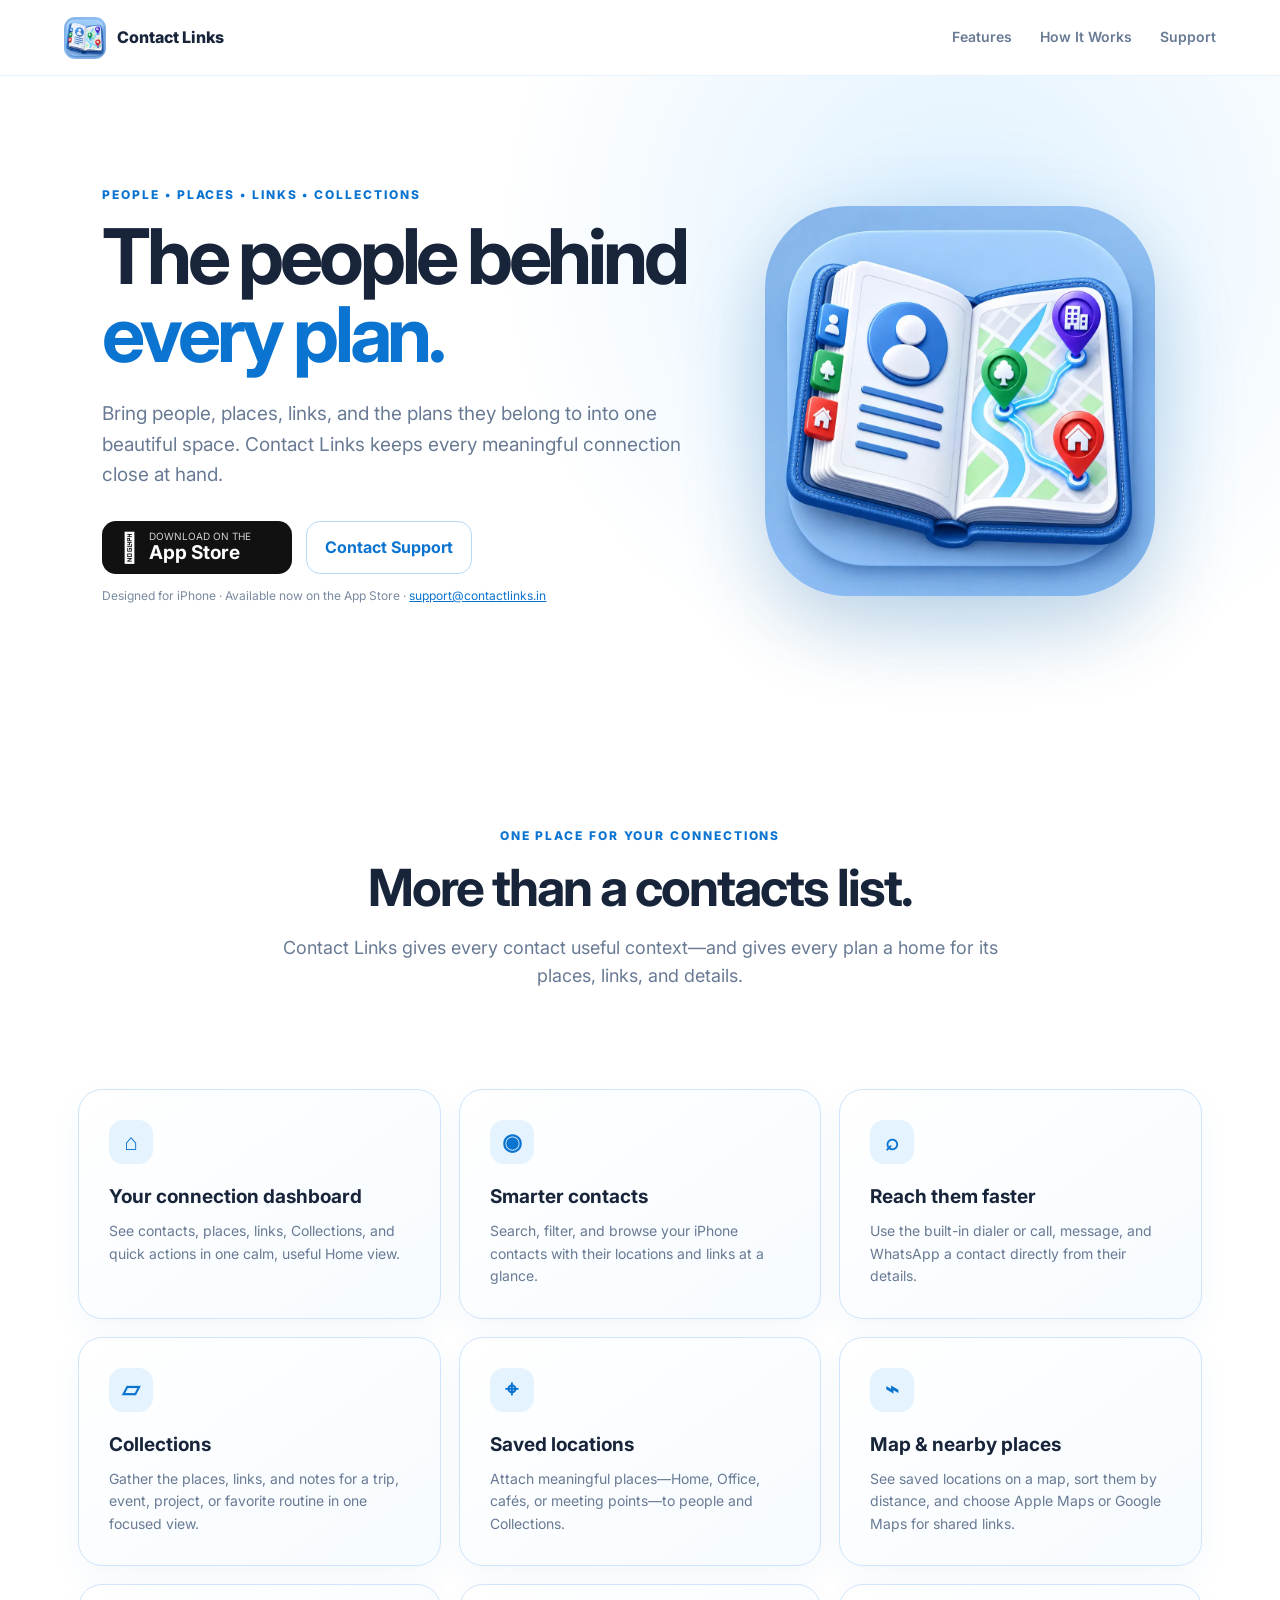
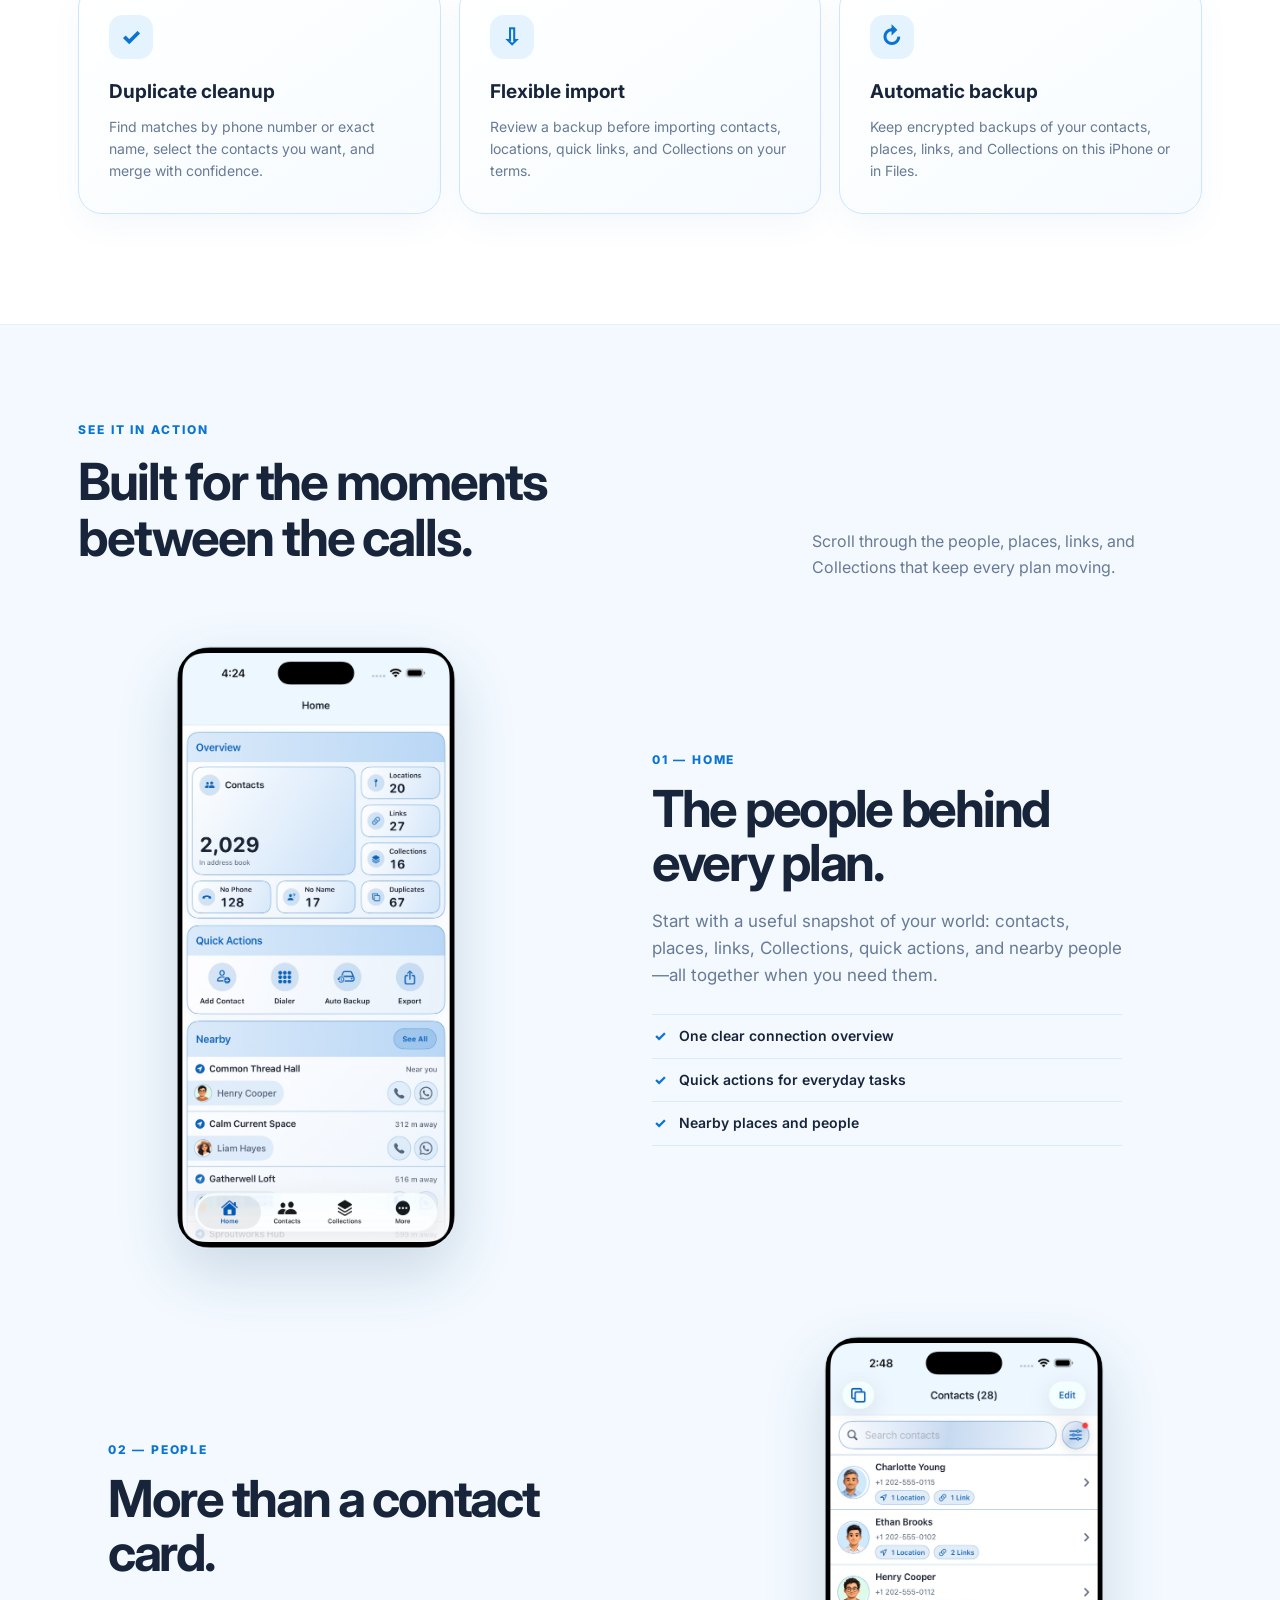
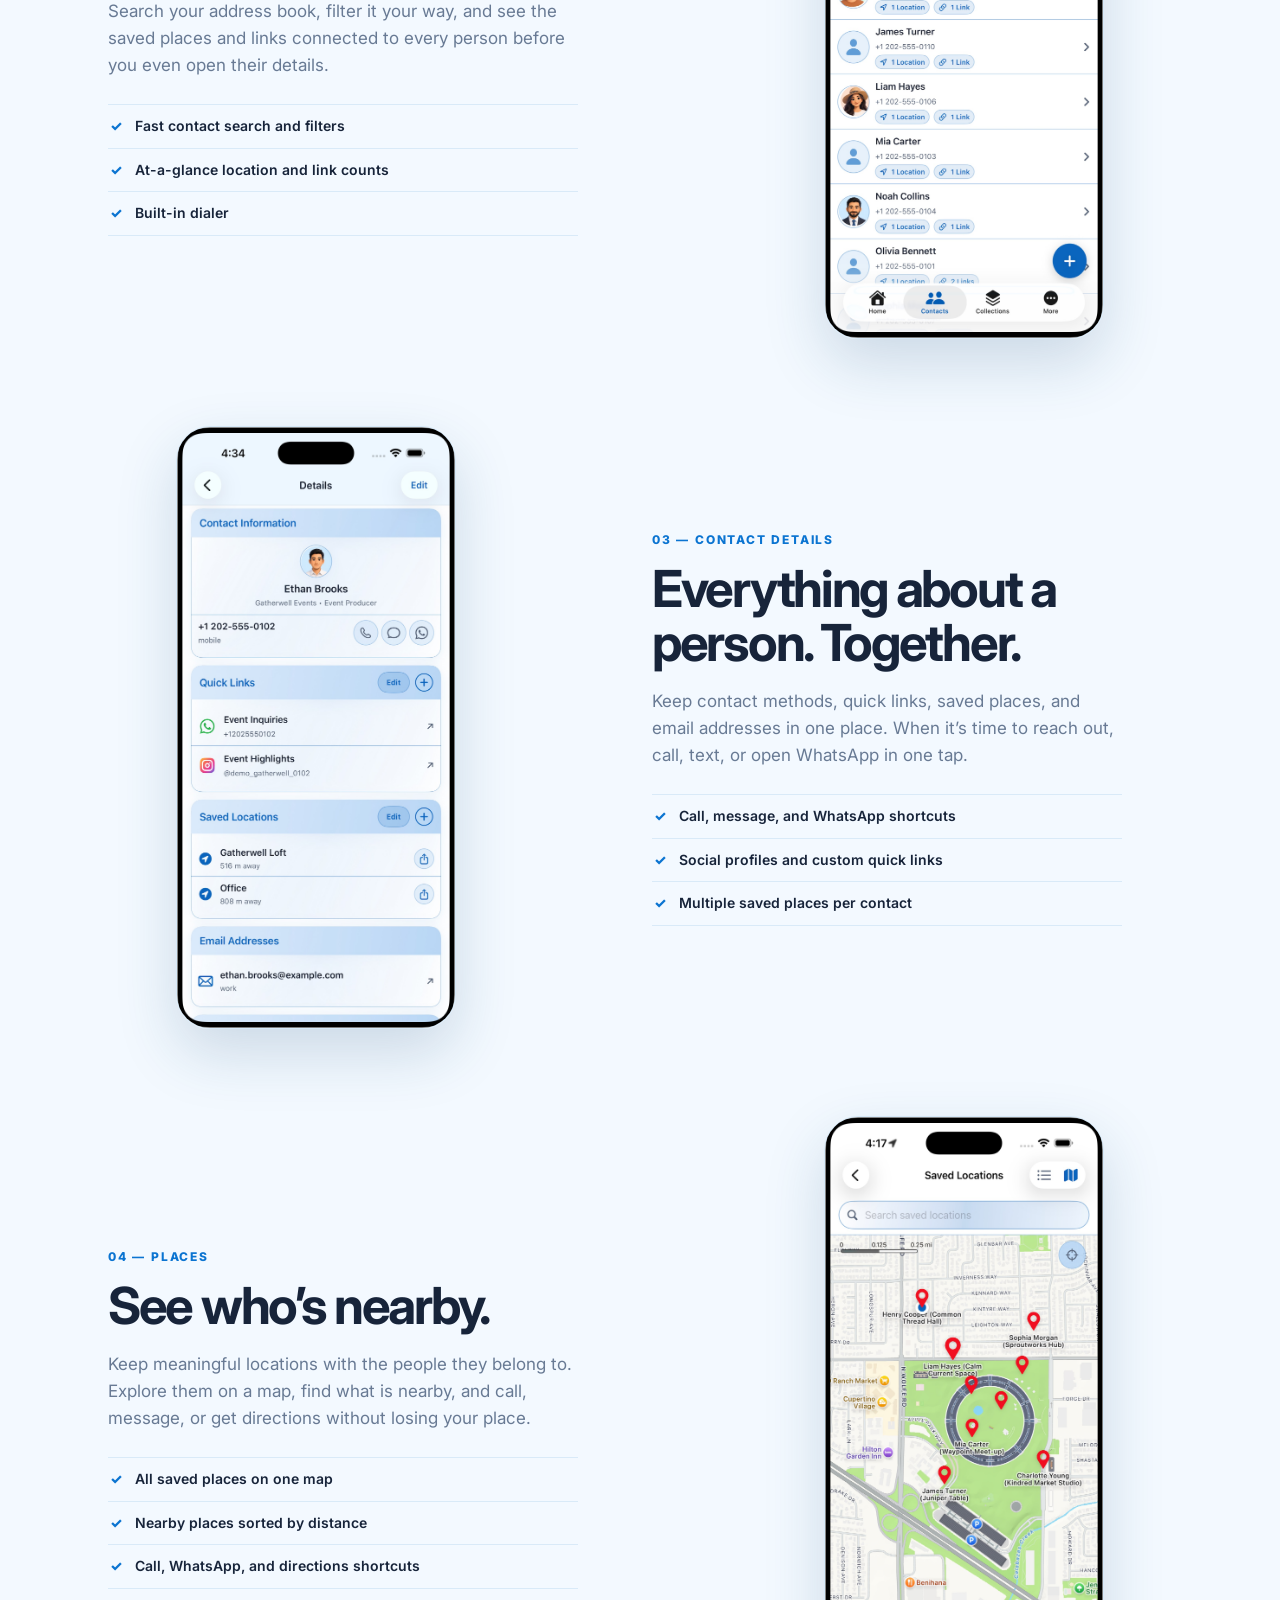
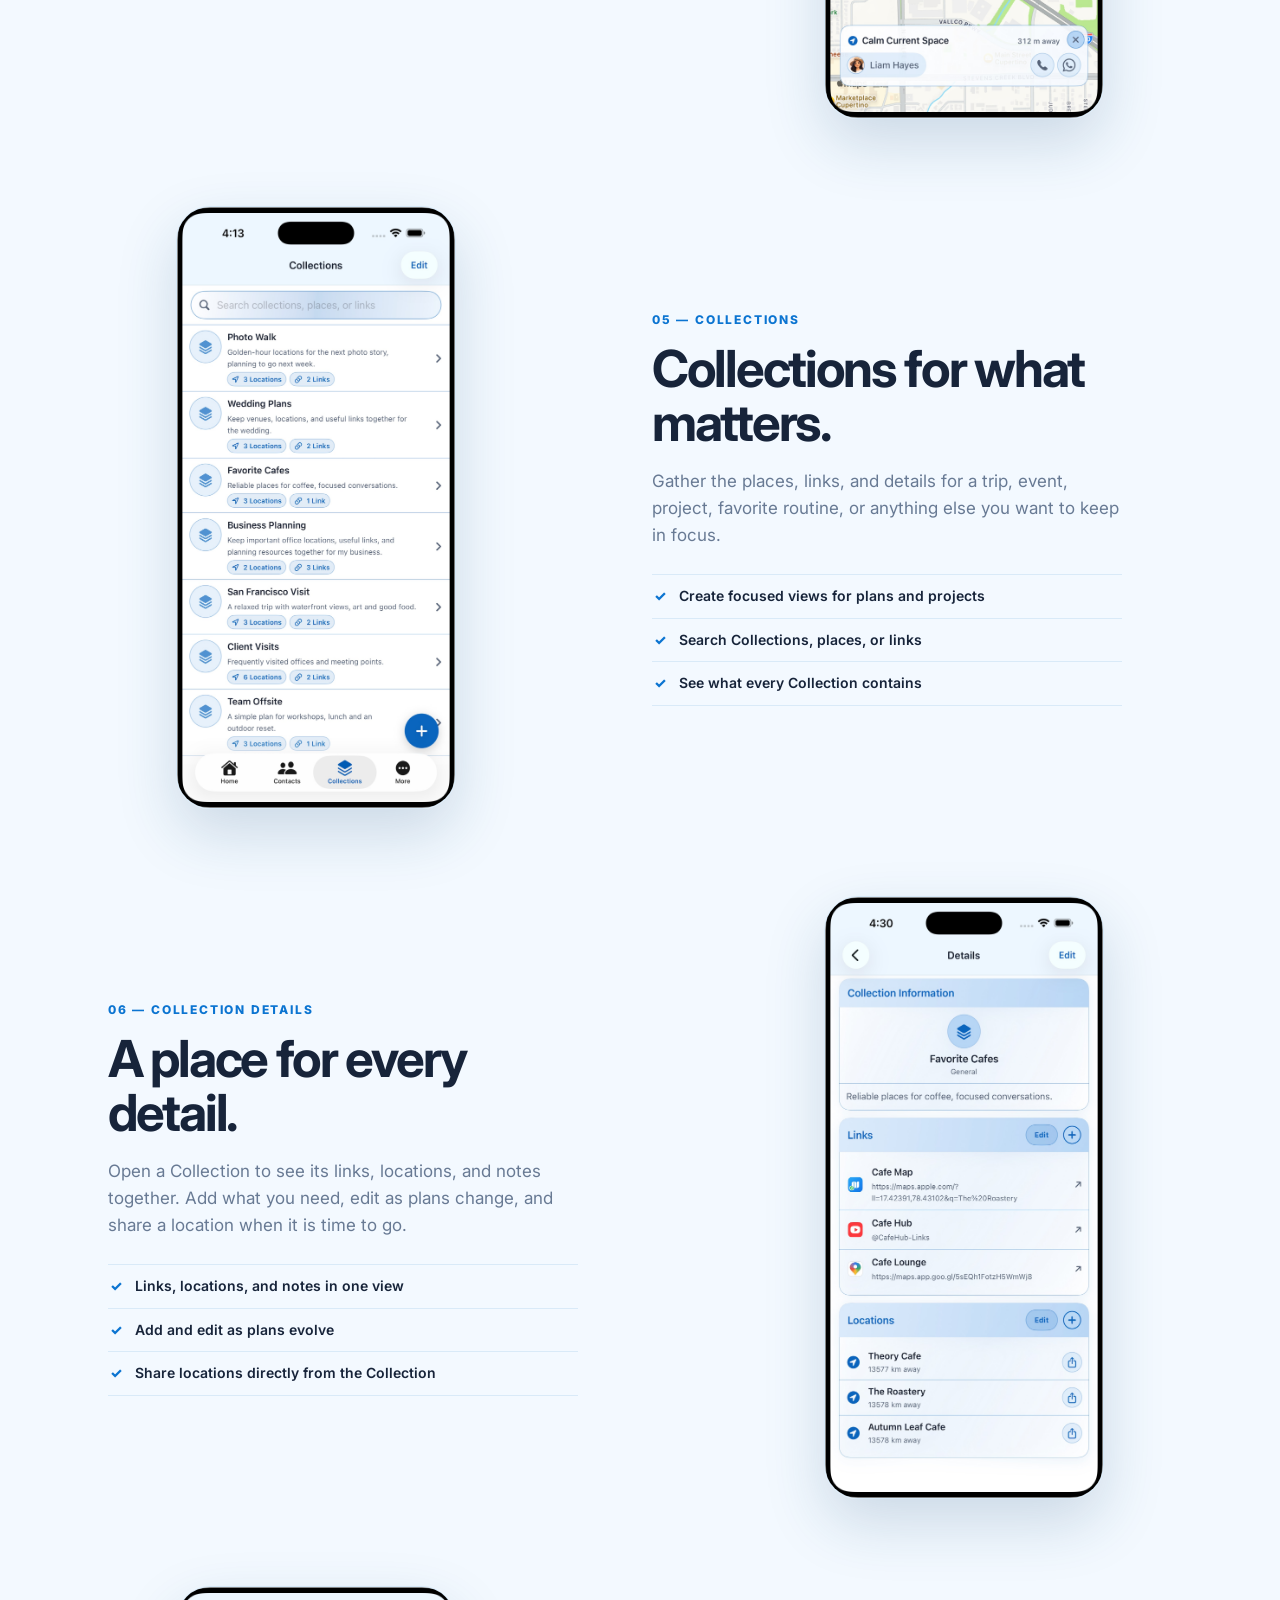
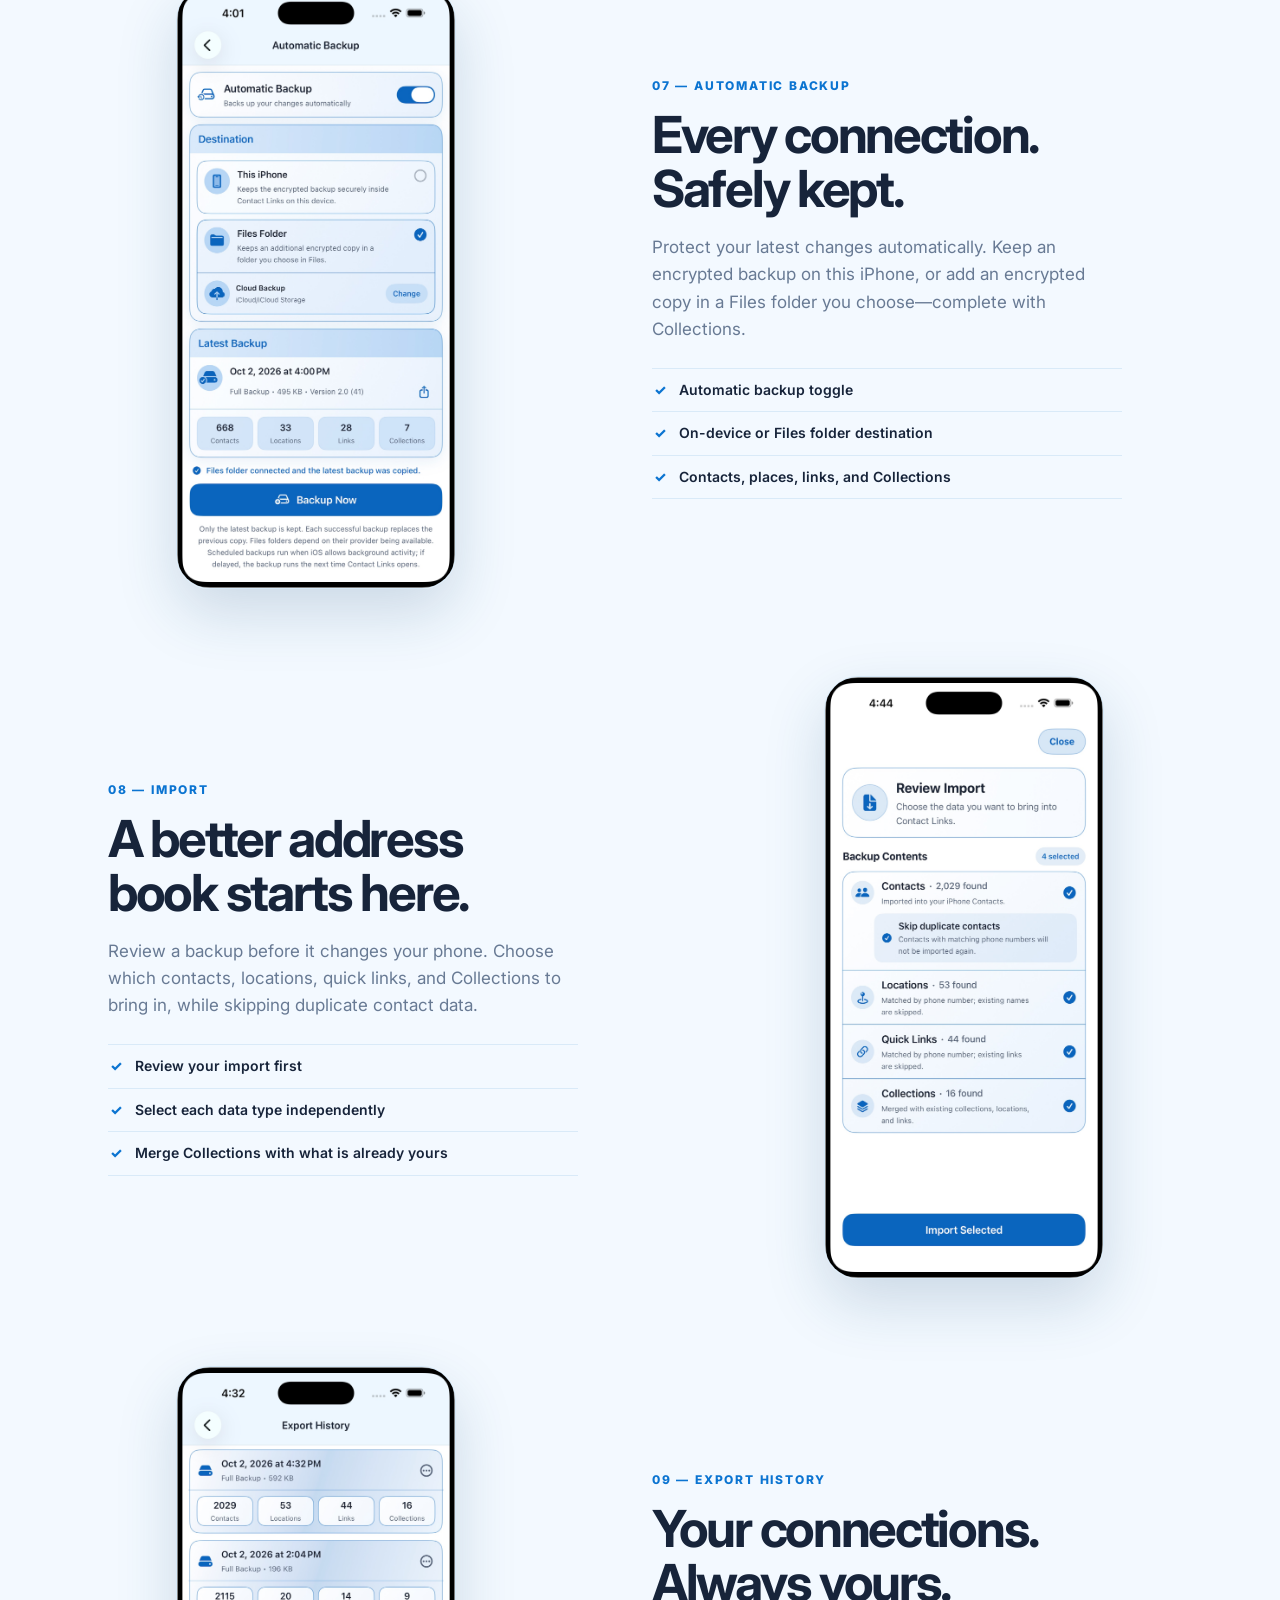
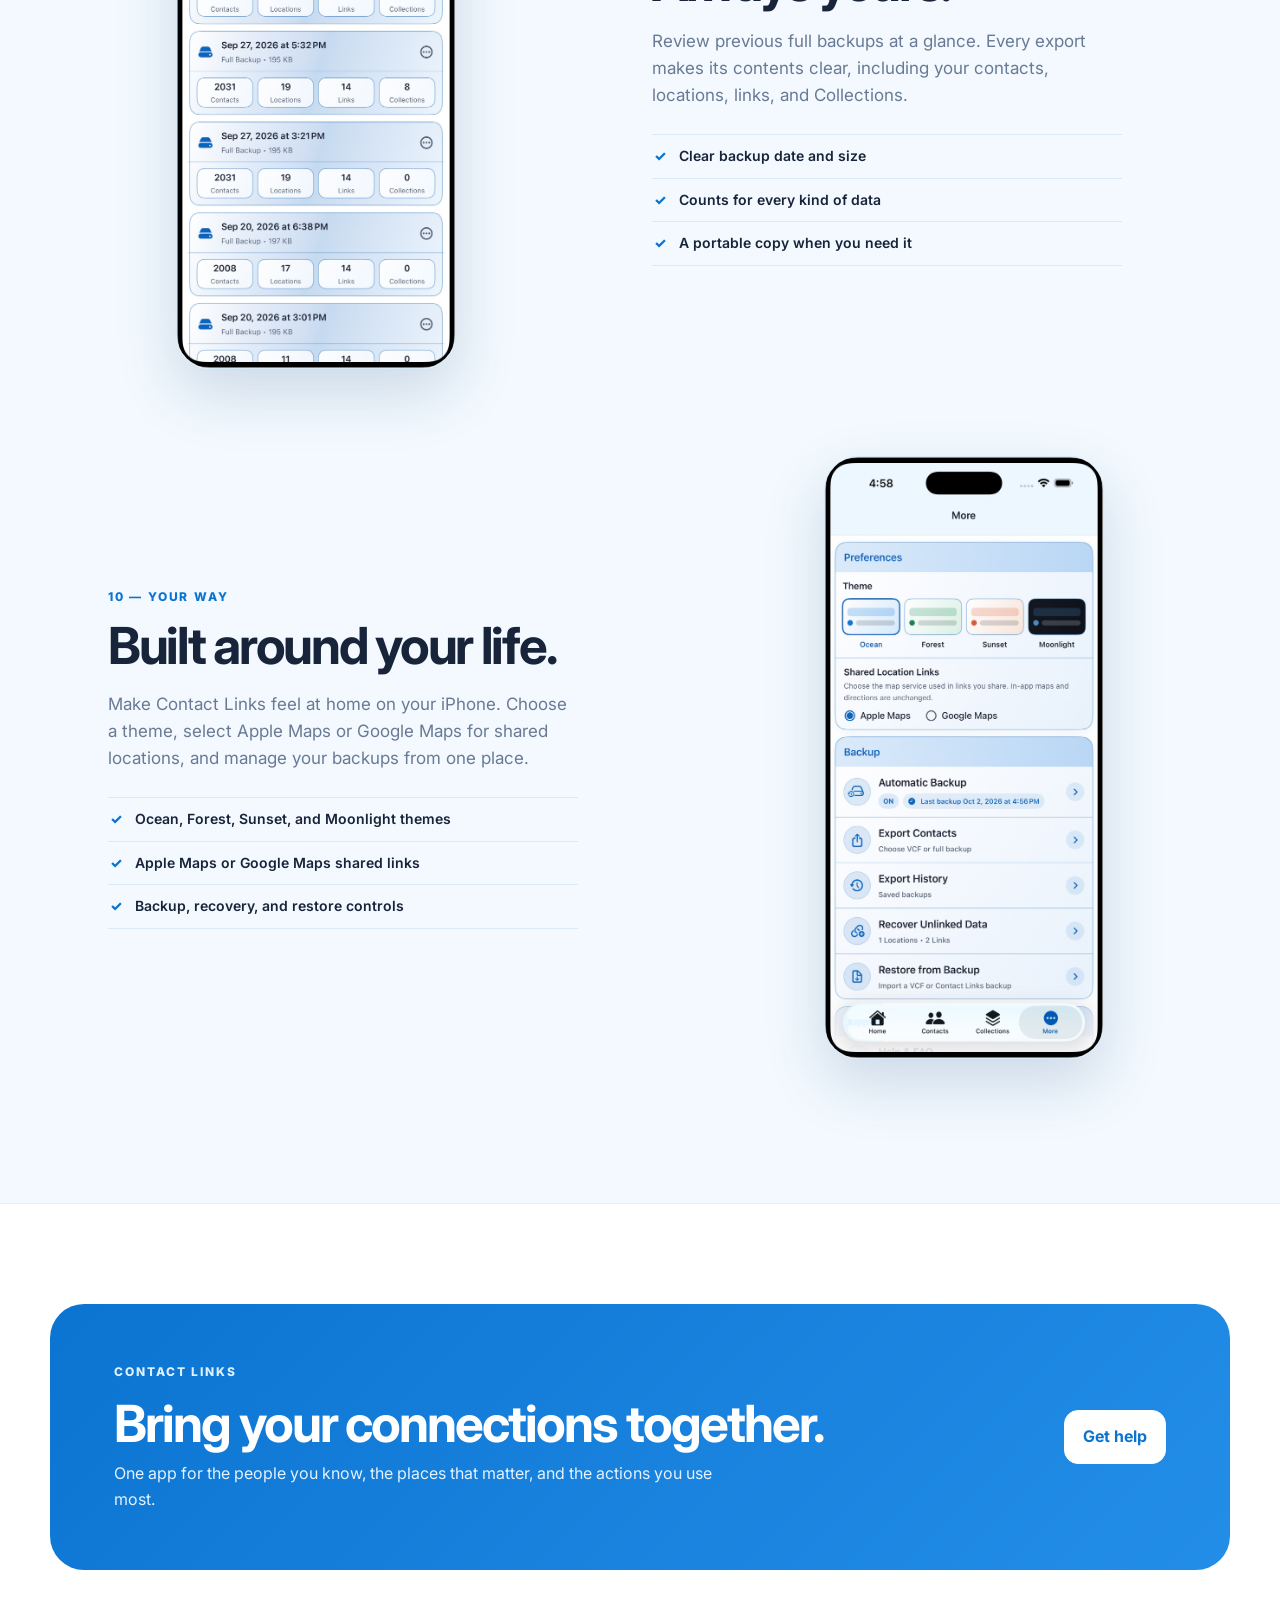
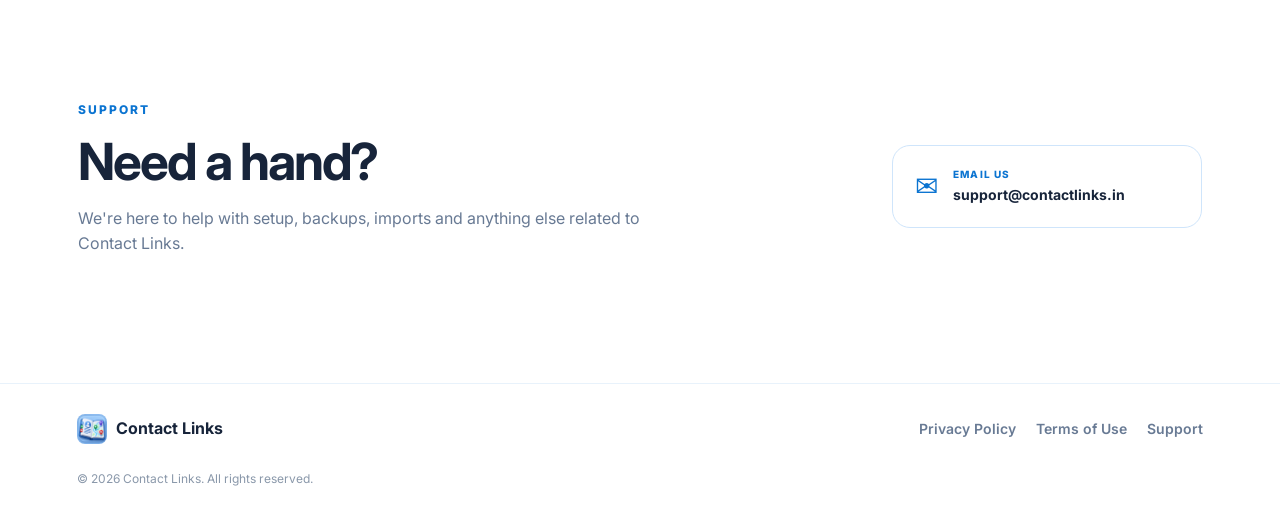
<file: index.html>
<!doctype html>
<html lang="en">
<head>
  <meta charset="utf-8">
  <meta name="viewport" content="width=device-width, initial-scale=1">
  <title>Contact Links — People, places, and plans together</title>
  <meta name="description" content="Contact Links for iPhone brings people, places, links, Collections, maps, cleanup, and encrypted backups into one organized place.">
  <meta name="theme-color" content="#0b74d1">
  <link rel="icon" href="assets/icon.webp">
  <link rel="stylesheet" href="styles.css">
</head>
<body>
  <header class="nav">
    <a class="brand" href="#top">
      <img src="assets/icon.webp" alt="Contact Links app icon">
      <span>Contact Links</span>
    </a>
    <nav>
      <a href="#features">Features</a>
      <a href="#screenshots">How It Works</a>
      <a href="#support">Support</a>
    </nav>
  </header>

  <main id="top">
    <section class="hero">
      <div class="hero-copy">
        <div class="eyebrow">PEOPLE • PLACES • LINKS • COLLECTIONS</div>
        <h1>The people behind<br><span>every plan.</span></h1>
        <p class="lead">Bring people, places, links, and the plans they belong to into one beautiful space. Contact Links keeps every meaningful connection close at hand.</p>
        <div class="actions">
          <a class="appstore" href="https://apps.apple.com/us/app/contact-links/id6805620629" target="_blank" rel="noopener noreferrer" aria-label="Download Contact Links on the App Store">
            <span class="apple"></span>
            <span><small>DOWNLOAD ON THE</small><strong>App Store</strong></span>
          </a>
          <a class="secondary" href="mailto:support@contactlinks.in">Contact Support</a>
        </div>
        <p class="micro">Designed for iPhone · Available now on the App Store · <a href="mailto:support@contactlinks.in">support@contactlinks.in</a></p>
      </div>
      <div class="hero-art">
        <div class="glow"></div>
        <img src="assets/icon.webp" alt="Contact Links app icon">
      </div>
    </section>

    <section class="intro">
      <p class="eyebrow">ONE PLACE FOR YOUR CONNECTIONS</p>
      <h2>More than a contacts list.</h2>
      <p>Contact Links gives every contact useful context—and gives every plan a home for its places, links, and details.</p>
    </section>

    <section id="features" class="features">
      <article><div class="feature-icon">⌂</div><h3>Your connection dashboard</h3><p>See contacts, places, links, Collections, and quick actions in one calm, useful Home view.</p></article>
      <article><div class="feature-icon">◉</div><h3>Smarter contacts</h3><p>Search, filter, and browse your iPhone contacts with their locations and links at a glance.</p></article>
      <article><div class="feature-icon">⌕</div><h3>Reach them faster</h3><p>Use the built-in dialer or call, message, and WhatsApp a contact directly from their details.</p></article>
      <article><div class="feature-icon">▱</div><h3>Collections</h3><p>Gather the places, links, and notes for a trip, event, project, or favorite routine in one focused view.</p></article>
      <article><div class="feature-icon">⌖</div><h3>Saved locations</h3><p>Attach meaningful places—Home, Office, cafés, or meeting points—to people and Collections.</p></article>
      <article><div class="feature-icon">⌁</div><h3>Map & nearby places</h3><p>See saved locations on a map, sort them by distance, and choose Apple Maps or Google Maps for shared links.</p></article>
      <article><div class="feature-icon">✓</div><h3>Duplicate cleanup</h3><p>Find matches by phone number or exact name, select the contacts you want, and merge with confidence.</p></article>
      <article><div class="feature-icon">⇩</div><h3>Flexible import</h3><p>Review a backup before importing contacts, locations, quick links, and Collections on your terms.</p></article>
      <article><div class="feature-icon">↻</div><h3>Automatic backup</h3><p>Keep encrypted backups of your contacts, places, links, and Collections on this iPhone or in Files.</p></article>
    </section>

    <section id="screenshots" class="screens-section">
      <div class="section-head">
        <div><p class="eyebrow">SEE IT IN ACTION</p><h2>Built for the moments<br>between the calls.</h2></div>
        <p>Scroll through the people, places, links, and Collections that keep every plan moving.</p>
      </div>
      <div class="showcase">
        <article class="showcase-item">
          <figure class="phone-shot"><img src="assets/v2/home.png" alt="Contact Links home overview"></figure>
          <div class="showcase-copy"><p class="step">01 — HOME</p><h3>The people behind every plan.</h3><p>Start with a useful snapshot of your world: contacts, places, links, Collections, quick actions, and nearby people—all together when you need them.</p><ul><li>One clear connection overview</li><li>Quick actions for everyday tasks</li><li>Nearby places and people</li></ul></div>
        </article>
        <article class="showcase-item reverse">
          <figure class="phone-shot"><img src="assets/v2/contacts.png" alt="Contact Links contact list"></figure>
          <div class="showcase-copy"><p class="step">02 — PEOPLE</p><h3>More than a contact card.</h3><p>Search your address book, filter it your way, and see the saved places and links connected to every person before you even open their details.</p><ul><li>Fast contact search and filters</li><li>At-a-glance location and link counts</li><li>Built-in dialer</li></ul></div>
        </article>
        <article class="showcase-item">
          <figure class="phone-shot"><img src="assets/v2/contact-details.png" alt="Contact Links contact details and quick actions"></figure>
          <div class="showcase-copy"><p class="step">03 — CONTACT DETAILS</p><h3>Everything about a person. Together.</h3><p>Keep contact methods, quick links, saved places, and email addresses in one place. When it’s time to reach out, call, text, or open WhatsApp in one tap.</p><ul><li>Call, message, and WhatsApp shortcuts</li><li>Social profiles and custom quick links</li><li>Multiple saved places per contact</li></ul></div>
        </article>
        <article class="showcase-item reverse">
          <figure class="phone-shot"><img src="assets/v2/places.png" alt="Contact Links saved places map"></figure>
          <div class="showcase-copy"><p class="step">04 — PLACES</p><h3>See who’s nearby.</h3><p>Keep meaningful locations with the people they belong to. Explore them on a map, find what is nearby, and call, message, or get directions without losing your place.</p><ul><li>All saved places on one map</li><li>Nearby places sorted by distance</li><li>Call, WhatsApp, and directions shortcuts</li></ul></div>
        </article>
        <article class="showcase-item">
          <figure class="phone-shot"><img src="assets/v2/collections.png" alt="Contact Links Collections list"></figure>
          <div class="showcase-copy"><p class="step">05 — COLLECTIONS</p><h3>Collections for what matters.</h3><p>Gather the places, links, and details for a trip, event, project, favorite routine, or anything else you want to keep in focus.</p><ul><li>Create focused views for plans and projects</li><li>Search Collections, places, or links</li><li>See what every Collection contains</li></ul></div>
        </article>
        <article class="showcase-item reverse">
          <figure class="phone-shot"><img src="assets/v2/collection-details.png" alt="Contact Links Collection details"></figure>
          <div class="showcase-copy"><p class="step">06 — COLLECTION DETAILS</p><h3>A place for every detail.</h3><p>Open a Collection to see its links, locations, and notes together. Add what you need, edit as plans change, and share a location when it is time to go.</p><ul><li>Links, locations, and notes in one view</li><li>Add and edit as plans evolve</li><li>Share locations directly from the Collection</li></ul></div>
        </article>
        <article class="showcase-item">
          <figure class="phone-shot"><img src="assets/v2/automatic-backup.png" alt="Contact Links automatic backup settings"></figure>
          <div class="showcase-copy"><p class="step">07 — AUTOMATIC BACKUP</p><h3>Every connection. Safely kept.</h3><p>Protect your latest changes automatically. Keep an encrypted backup on this iPhone, or add an encrypted copy in a Files folder you choose—complete with Collections.</p><ul><li>Automatic backup toggle</li><li>On-device or Files folder destination</li><li>Contacts, places, links, and Collections</li></ul></div>
        </article>
        <article class="showcase-item reverse">
          <figure class="phone-shot"><img src="assets/v2/import.png" alt="Contact Links selective import"></figure>
          <div class="showcase-copy"><p class="step">08 — IMPORT</p><h3>A better address book starts here.</h3><p>Review a backup before it changes your phone. Choose which contacts, locations, quick links, and Collections to bring in, while skipping duplicate contact data.</p><ul><li>Review your import first</li><li>Select each data type independently</li><li>Merge Collections with what is already yours</li></ul></div>
        </article>
        <article class="showcase-item">
          <figure class="phone-shot"><img src="assets/v2/export.png" alt="Contact Links export history"></figure>
          <div class="showcase-copy"><p class="step">09 — EXPORT HISTORY</p><h3>Your connections. Always yours.</h3><p>Review previous full backups at a glance. Every export makes its contents clear, including your contacts, locations, links, and Collections.</p><ul><li>Clear backup date and size</li><li>Counts for every kind of data</li><li>A portable copy when you need it</li></ul></div>
        </article>
        <article class="showcase-item reverse">
          <figure class="phone-shot"><img src="assets/v2/preferences.png" alt="Contact Links preferences and backup tools"></figure>
          <div class="showcase-copy"><p class="step">10 — YOUR WAY</p><h3>Built around your life.</h3><p>Make Contact Links feel at home on your iPhone. Choose a theme, select Apple Maps or Google Maps for shared locations, and manage your backups from one place.</p><ul><li>Ocean, Forest, Sunset, and Moonlight themes</li><li>Apple Maps or Google Maps shared links</li><li>Backup, recovery, and restore controls</li></ul></div>
        </article>
      </div>
    </section>

    <section class="cta">
      <div>
        <p class="eyebrow">CONTACT LINKS</p>
        <h2>Bring your connections together.</h2>
        <p>One app for the people you know, the places that matter, and the actions you use most.</p>
      </div>
      <a class="secondary light" href="mailto:support@contactlinks.in">Get help</a>
    </section>

    <section id="support" class="support">
      <div><p class="eyebrow">SUPPORT</p><h2>Need a hand?</h2><p>We're here to help with setup, backups, imports and anything else related to Contact Links.</p></div>
      <a class="email-card" href="mailto:support@contactlinks.in"><span>✉</span><div><small>EMAIL US</small><strong>support@contactlinks.in</strong></div></a>
    </section>
  </main>

  <footer>
    <div class="footer-brand"><img src="assets/icon.webp" alt=""><strong>Contact Links</strong></div>
    <div class="footer-links"><a href="privacy.html">Privacy Policy</a><a href="terms.html">Terms of Use</a><a href="mailto:support@contactlinks.in">Support</a></div>
    <p>© 2026 Contact Links. All rights reserved.</p>
  </footer>
</body>
</html>
</file>
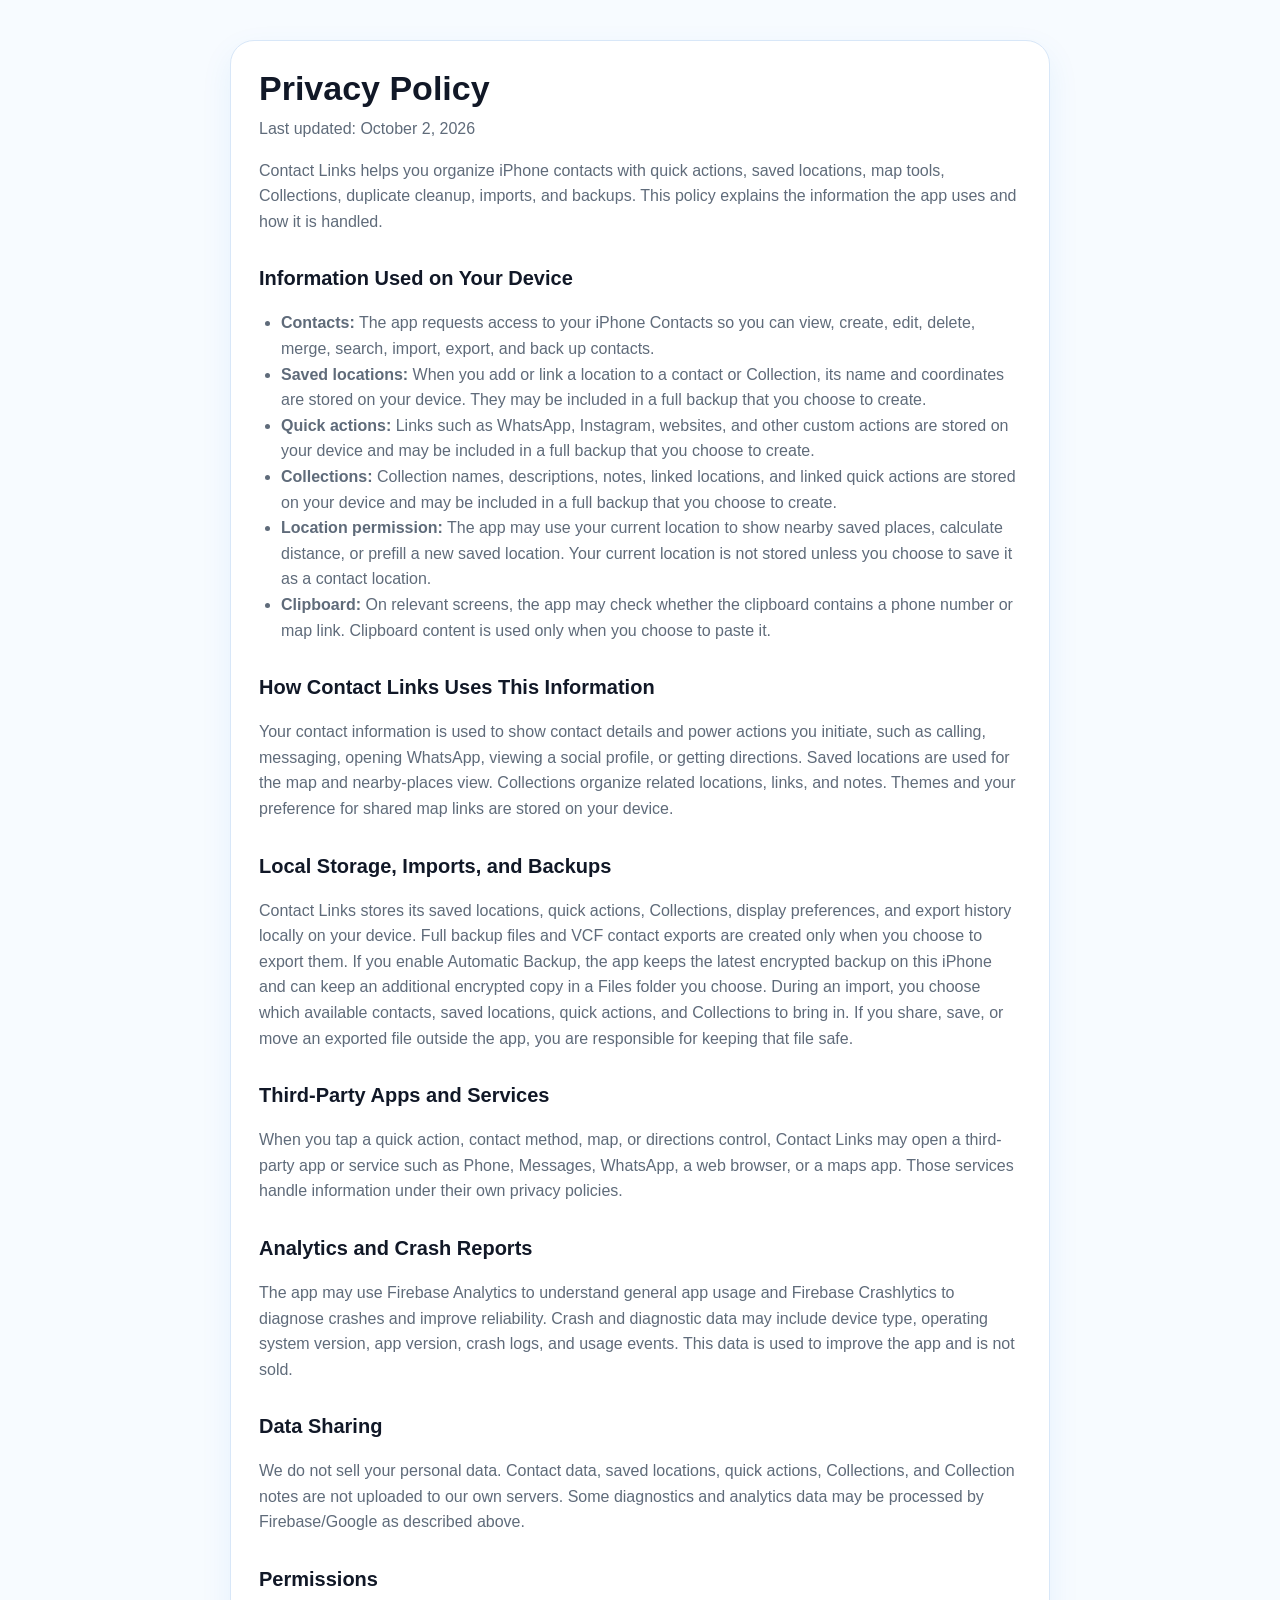
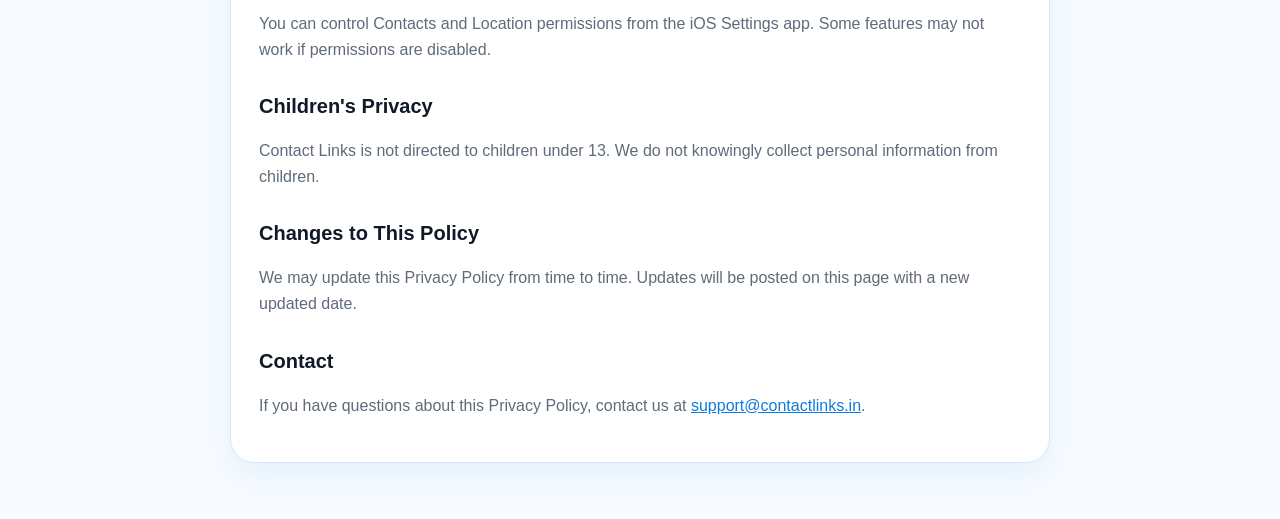
<file: privacy.html>
<!doctype html>
<html lang="en">
<head>
  <meta charset="utf-8">
  <meta name="viewport" content="width=device-width, initial-scale=1">
  <title>Contact Links Privacy Policy</title>
  <style>
    :root { color-scheme: light; --ink:#111827; --muted:#5f6b7a; --accent:#0f7bdc; --line:#d8e7f8; --bg:#f7fbff; }
    body { margin:0; font-family:-apple-system,BlinkMacSystemFont,"Segoe UI",sans-serif; background:var(--bg); color:var(--ink); line-height:1.6; }
    main { max-width:820px; margin:0 auto; padding:40px 20px 56px; }
    .card { background:white; border:1px solid var(--line); border-radius:24px; padding:28px; box-shadow:0 12px 32px rgba(15,123,220,.08); }
    h1 { margin:0 0 8px; font-size:34px; line-height:1.15; }
    h2 { margin:28px 0 8px; font-size:20px; }
    p, li { color:var(--muted); font-size:16px; }
    ul { padding-left:22px; }
    a { color:var(--accent); }
    .updated { margin-top:0; color:var(--muted); }
  </style>
</head>
<body>
  <main>
    <section class="card">
      <h1>Privacy Policy</h1>
      <p class="updated">Last updated: October 2, 2026</p>

      <p>Contact Links helps you organize iPhone contacts with quick actions, saved locations, map tools, Collections, duplicate cleanup, imports, and backups. This policy explains the information the app uses and how it is handled.</p>

      <h2>Information Used on Your Device</h2>
      <ul>
        <li><strong>Contacts:</strong> The app requests access to your iPhone Contacts so you can view, create, edit, delete, merge, search, import, export, and back up contacts.</li>
        <li><strong>Saved locations:</strong> When you add or link a location to a contact or Collection, its name and coordinates are stored on your device. They may be included in a full backup that you choose to create.</li>
        <li><strong>Quick actions:</strong> Links such as WhatsApp, Instagram, websites, and other custom actions are stored on your device and may be included in a full backup that you choose to create.</li>
        <li><strong>Collections:</strong> Collection names, descriptions, notes, linked locations, and linked quick actions are stored on your device and may be included in a full backup that you choose to create.</li>
        <li><strong>Location permission:</strong> The app may use your current location to show nearby saved places, calculate distance, or prefill a new saved location. Your current location is not stored unless you choose to save it as a contact location.</li>
        <li><strong>Clipboard:</strong> On relevant screens, the app may check whether the clipboard contains a phone number or map link. Clipboard content is used only when you choose to paste it.</li>
      </ul>

      <h2>How Contact Links Uses This Information</h2>
      <p>Your contact information is used to show contact details and power actions you initiate, such as calling, messaging, opening WhatsApp, viewing a social profile, or getting directions. Saved locations are used for the map and nearby-places view. Collections organize related locations, links, and notes. Themes and your preference for shared map links are stored on your device.</p>

      <h2>Local Storage, Imports, and Backups</h2>
      <p>Contact Links stores its saved locations, quick actions, Collections, display preferences, and export history locally on your device. Full backup files and VCF contact exports are created only when you choose to export them. If you enable Automatic Backup, the app keeps the latest encrypted backup on this iPhone and can keep an additional encrypted copy in a Files folder you choose. During an import, you choose which available contacts, saved locations, quick actions, and Collections to bring in. If you share, save, or move an exported file outside the app, you are responsible for keeping that file safe.</p>

      <h2>Third-Party Apps and Services</h2>
      <p>When you tap a quick action, contact method, map, or directions control, Contact Links may open a third-party app or service such as Phone, Messages, WhatsApp, a web browser, or a maps app. Those services handle information under their own privacy policies.</p>

      <h2>Analytics and Crash Reports</h2>
      <p>The app may use Firebase Analytics to understand general app usage and Firebase Crashlytics to diagnose crashes and improve reliability. Crash and diagnostic data may include device type, operating system version, app version, crash logs, and usage events. This data is used to improve the app and is not sold.</p>

      <h2>Data Sharing</h2>
      <p>We do not sell your personal data. Contact data, saved locations, quick actions, Collections, and Collection notes are not uploaded to our own servers. Some diagnostics and analytics data may be processed by Firebase/Google as described above.</p>

      <h2>Permissions</h2>
      <p>You can control Contacts and Location permissions from the iOS Settings app. Some features may not work if permissions are disabled.</p>

      <h2>Children's Privacy</h2>
      <p>Contact Links is not directed to children under 13. We do not knowingly collect personal information from children.</p>

      <h2>Changes to This Policy</h2>
      <p>We may update this Privacy Policy from time to time. Updates will be posted on this page with a new updated date.</p>

      <h2>Contact</h2>
      <p>If you have questions about this Privacy Policy, contact us at <a href="mailto:support@contactlinks.in">support@contactlinks.in</a>.</p>
    </section>
  </main>
</body>
</html>
</file>
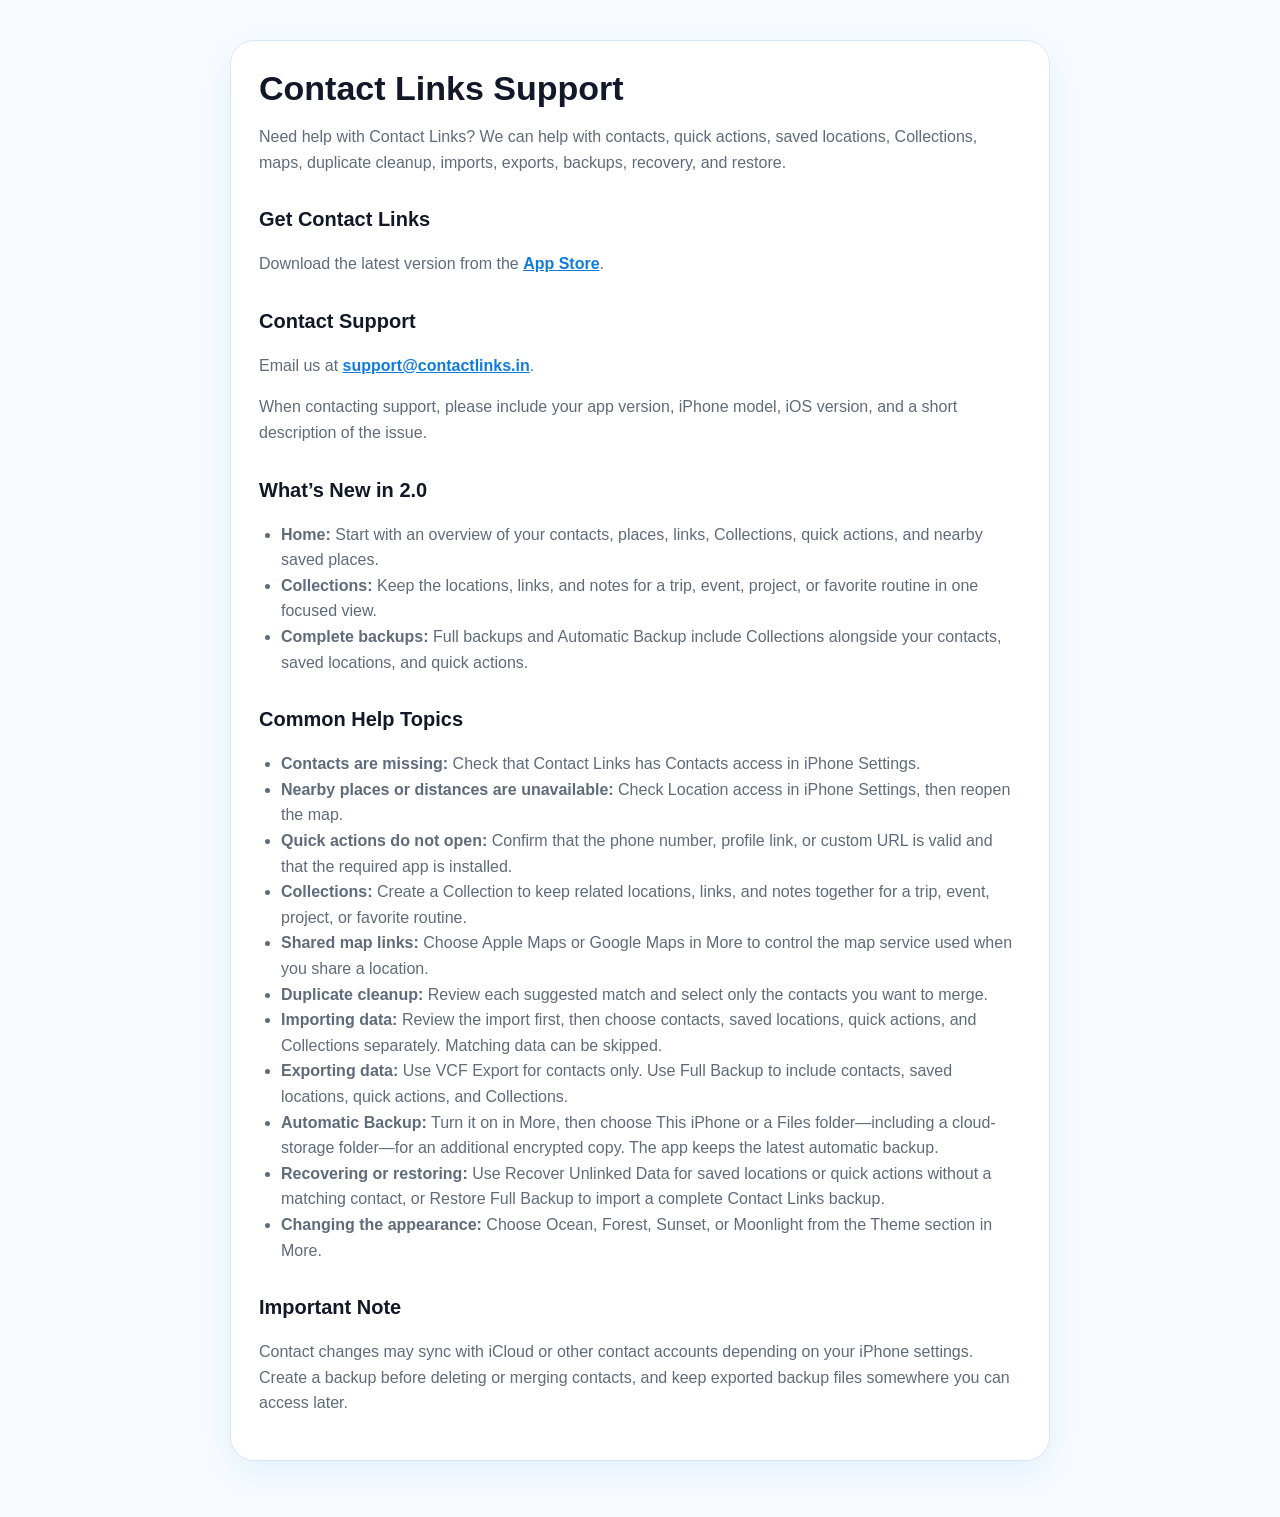
<file: support.html>
<!doctype html>
<html lang="en">
<head>
  <meta charset="utf-8">
  <meta name="viewport" content="width=device-width, initial-scale=1">
  <title>Contact Links Support</title>
  <style>
    :root { color-scheme: light; --ink:#111827; --muted:#5f6b7a; --accent:#0f7bdc; --line:#d8e7f8; --bg:#f7fbff; }
    body { margin:0; font-family:-apple-system,BlinkMacSystemFont,"Segoe UI",sans-serif; background:var(--bg); color:var(--ink); line-height:1.6; }
    main { max-width:820px; margin:0 auto; padding:40px 20px 56px; }
    .card { background:white; border:1px solid var(--line); border-radius:24px; padding:28px; box-shadow:0 12px 32px rgba(15,123,220,.08); }
    h1 { margin:0 0 8px; font-size:34px; line-height:1.15; }
    h2 { margin:28px 0 8px; font-size:20px; }
    p, li { color:var(--muted); font-size:16px; }
    ul { padding-left:22px; }
    a { color:var(--accent); font-weight:600; }
  </style>
</head>
<body>
  <main>
    <section class="card">
      <h1>Contact Links Support</h1>
      <p>Need help with Contact Links? We can help with contacts, quick actions, saved locations, Collections, maps, duplicate cleanup, imports, exports, backups, recovery, and restore.</p>

      <h2>Get Contact Links</h2>
      <p>Download the latest version from the <a href="https://apps.apple.com/us/app/contact-links/id6805620629" target="_blank" rel="noopener noreferrer">App Store</a>.</p>

      <h2>Contact Support</h2>
      <p>Email us at <a href="mailto:support@contactlinks.in">support@contactlinks.in</a>.</p>
      <p>When contacting support, please include your app version, iPhone model, iOS version, and a short description of the issue.</p>

      <h2>What’s New in 2.0</h2>
      <ul>
        <li><strong>Home:</strong> Start with an overview of your contacts, places, links, Collections, quick actions, and nearby saved places.</li>
        <li><strong>Collections:</strong> Keep the locations, links, and notes for a trip, event, project, or favorite routine in one focused view.</li>
        <li><strong>Complete backups:</strong> Full backups and Automatic Backup include Collections alongside your contacts, saved locations, and quick actions.</li>
      </ul>

      <h2>Common Help Topics</h2>
      <ul>
        <li><strong>Contacts are missing:</strong> Check that Contact Links has Contacts access in iPhone Settings.</li>
        <li><strong>Nearby places or distances are unavailable:</strong> Check Location access in iPhone Settings, then reopen the map.</li>
        <li><strong>Quick actions do not open:</strong> Confirm that the phone number, profile link, or custom URL is valid and that the required app is installed.</li>
        <li><strong>Collections:</strong> Create a Collection to keep related locations, links, and notes together for a trip, event, project, or favorite routine.</li>
        <li><strong>Shared map links:</strong> Choose Apple Maps or Google Maps in More to control the map service used when you share a location.</li>
        <li><strong>Duplicate cleanup:</strong> Review each suggested match and select only the contacts you want to merge.</li>
        <li><strong>Importing data:</strong> Review the import first, then choose contacts, saved locations, quick actions, and Collections separately. Matching data can be skipped.</li>
        <li><strong>Exporting data:</strong> Use VCF Export for contacts only. Use Full Backup to include contacts, saved locations, quick actions, and Collections.</li>
        <li><strong>Automatic Backup:</strong> Turn it on in More, then choose This iPhone or a Files folder—including a cloud-storage folder—for an additional encrypted copy. The app keeps the latest automatic backup.</li>
        <li><strong>Recovering or restoring:</strong> Use Recover Unlinked Data for saved locations or quick actions without a matching contact, or Restore Full Backup to import a complete Contact Links backup.</li>
        <li><strong>Changing the appearance:</strong> Choose Ocean, Forest, Sunset, or Moonlight from the Theme section in More.</li>
      </ul>

      <h2>Important Note</h2>
      <p>Contact changes may sync with iCloud or other contact accounts depending on your iPhone settings. Create a backup before deleting or merging contacts, and keep exported backup files somewhere you can access later.</p>
    </section>
  </main>
</body>
</html>
</file>
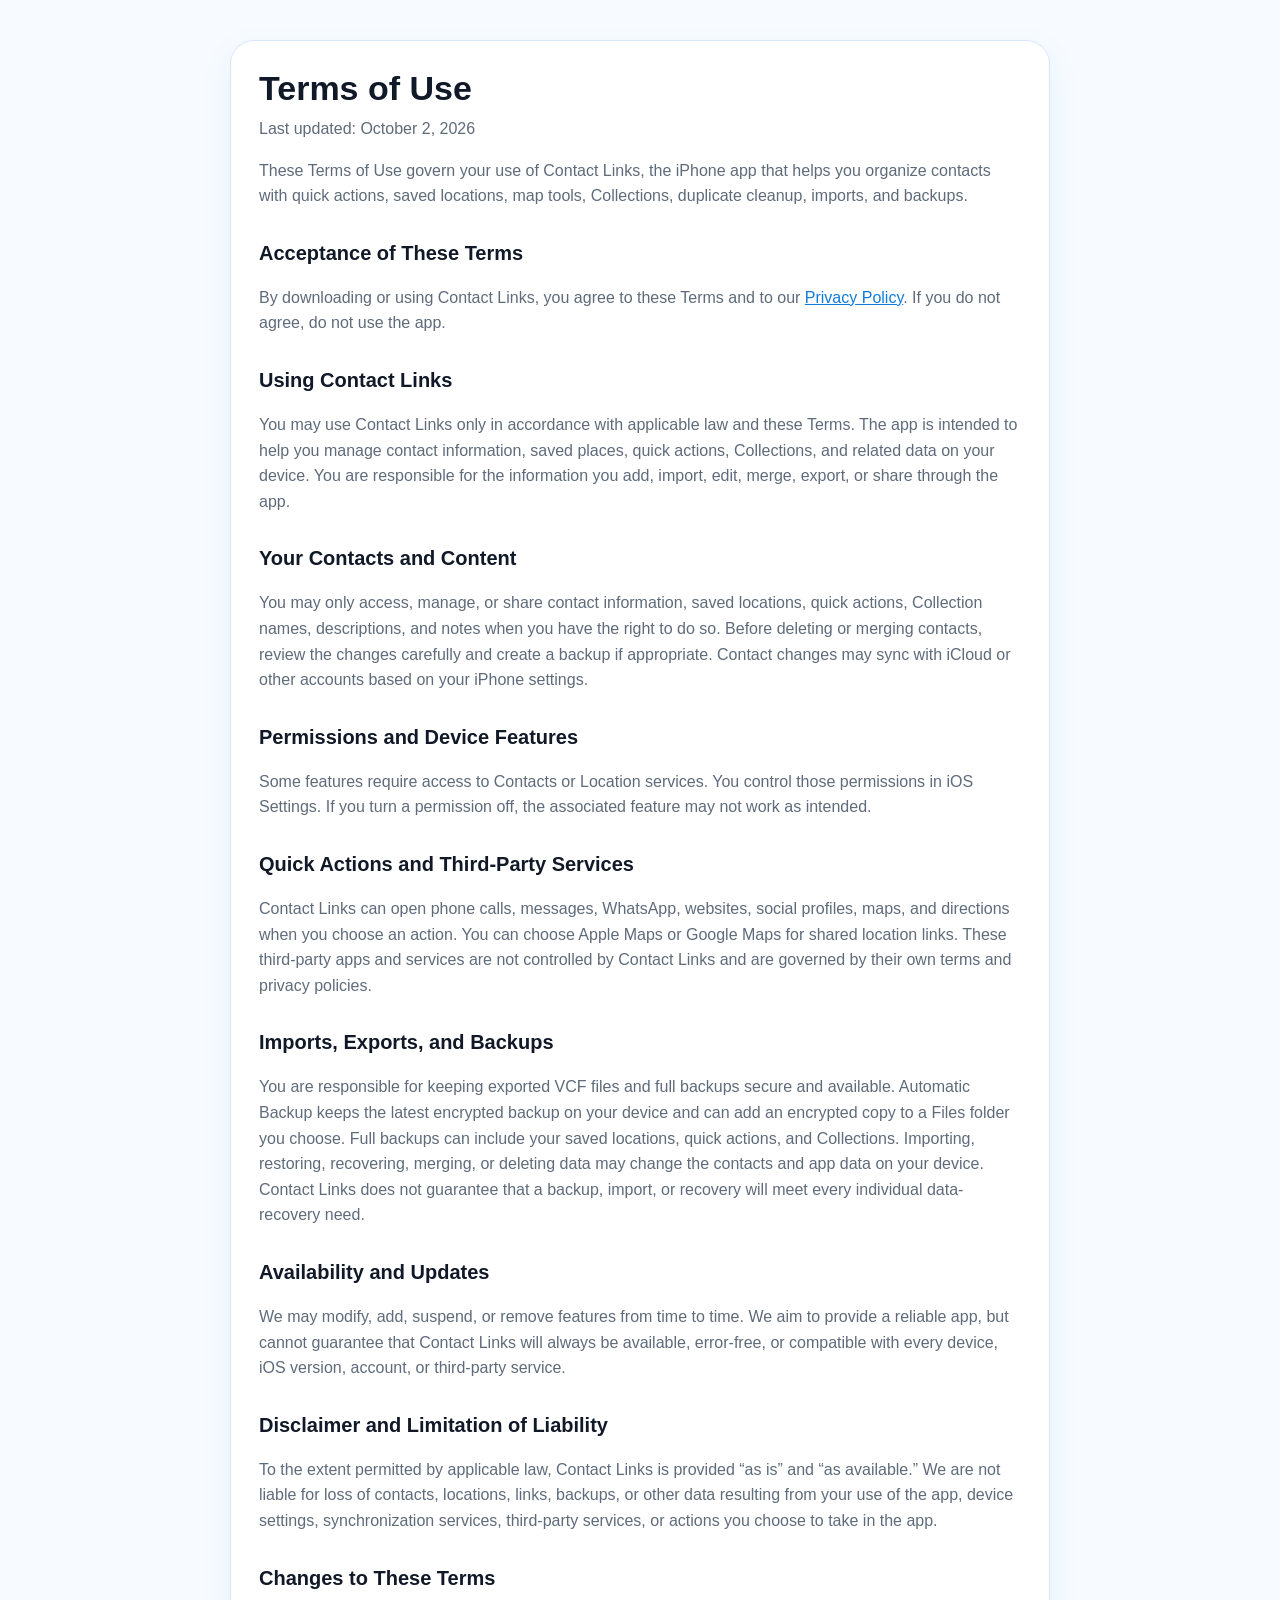
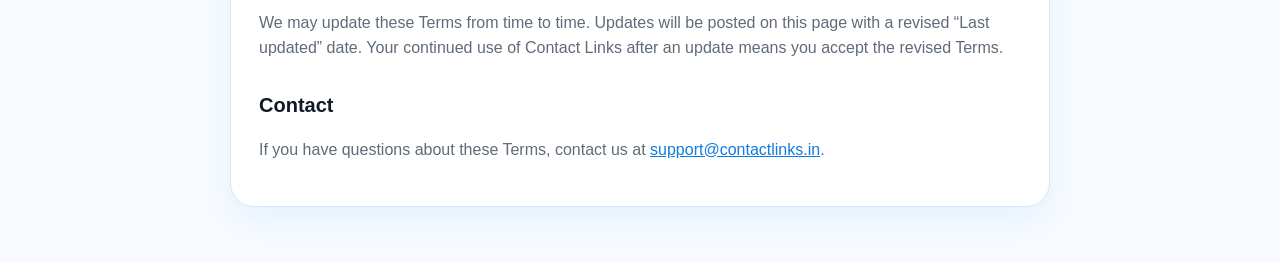
<file: terms.html>
<!doctype html>
<html lang="en">
<head>
  <meta charset="utf-8">
  <meta name="viewport" content="width=device-width, initial-scale=1">
  <title>Contact Links Terms of Use</title>
  <style>
    :root { color-scheme: light; --ink:#111827; --muted:#5f6b7a; --accent:#0f7bdc; --line:#d8e7f8; --bg:#f7fbff; }
    body { margin:0; font-family:-apple-system,BlinkMacSystemFont,"Segoe UI",sans-serif; background:var(--bg); color:var(--ink); line-height:1.6; }
    main { max-width:820px; margin:0 auto; padding:40px 20px 56px; }
    .card { background:white; border:1px solid var(--line); border-radius:24px; padding:28px; box-shadow:0 12px 32px rgba(15,123,220,.08); }
    h1 { margin:0 0 8px; font-size:34px; line-height:1.15; }
    h2 { margin:28px 0 8px; font-size:20px; }
    p, li { color:var(--muted); font-size:16px; }
    a { color:var(--accent); }
    .updated { margin-top:0; color:var(--muted); }
  </style>
</head>
<body>
  <main>
    <section class="card">
      <h1>Terms of Use</h1>
      <p class="updated">Last updated: October 2, 2026</p>
      <p>These Terms of Use govern your use of Contact Links, the iPhone app that helps you organize contacts with quick actions, saved locations, map tools, Collections, duplicate cleanup, imports, and backups.</p>
      <h2>Acceptance of These Terms</h2>
      <p>By downloading or using Contact Links, you agree to these Terms and to our <a href="privacy.html">Privacy Policy</a>. If you do not agree, do not use the app.</p>

      <h2>Using Contact Links</h2>
      <p>You may use Contact Links only in accordance with applicable law and these Terms. The app is intended to help you manage contact information, saved places, quick actions, Collections, and related data on your device. You are responsible for the information you add, import, edit, merge, export, or share through the app.</p>

      <h2>Your Contacts and Content</h2>
      <p>You may only access, manage, or share contact information, saved locations, quick actions, Collection names, descriptions, and notes when you have the right to do so. Before deleting or merging contacts, review the changes carefully and create a backup if appropriate. Contact changes may sync with iCloud or other accounts based on your iPhone settings.</p>

      <h2>Permissions and Device Features</h2>
      <p>Some features require access to Contacts or Location services. You control those permissions in iOS Settings. If you turn a permission off, the associated feature may not work as intended.</p>

      <h2>Quick Actions and Third-Party Services</h2>
      <p>Contact Links can open phone calls, messages, WhatsApp, websites, social profiles, maps, and directions when you choose an action. You can choose Apple Maps or Google Maps for shared location links. These third-party apps and services are not controlled by Contact Links and are governed by their own terms and privacy policies.</p>

      <h2>Imports, Exports, and Backups</h2>
      <p>You are responsible for keeping exported VCF files and full backups secure and available. Automatic Backup keeps the latest encrypted backup on your device and can add an encrypted copy to a Files folder you choose. Full backups can include your saved locations, quick actions, and Collections. Importing, restoring, recovering, merging, or deleting data may change the contacts and app data on your device. Contact Links does not guarantee that a backup, import, or recovery will meet every individual data-recovery need.</p>

      <h2>Availability and Updates</h2>
      <p>We may modify, add, suspend, or remove features from time to time. We aim to provide a reliable app, but cannot guarantee that Contact Links will always be available, error-free, or compatible with every device, iOS version, account, or third-party service.</p>

      <h2>Disclaimer and Limitation of Liability</h2>
      <p>To the extent permitted by applicable law, Contact Links is provided “as is” and “as available.” We are not liable for loss of contacts, locations, links, backups, or other data resulting from your use of the app, device settings, synchronization services, third-party services, or actions you choose to take in the app.</p>

      <h2>Changes to These Terms</h2>
      <p>We may update these Terms from time to time. Updates will be posted on this page with a revised “Last updated” date. Your continued use of Contact Links after an update means you accept the revised Terms.</p>

      <h2>Contact</h2>
      <p>If you have questions about these Terms, contact us at <a href="mailto:support@contactlinks.in">support@contactlinks.in</a>.</p>
    </section>
  </main>
</body>
</html>
</file>
<file: styles.css>
@import url('https://fonts.googleapis.com/css2?family=Inter:wght@400;500;600;700;800&display=swap');
:root{--blue:#0b74d1;--blue2:#42a5ff;--ink:#17243a;--muted:#687a94;--line:#cfe5fb;--soft:#f3f9ff;--white:#fff}
*{box-sizing:border-box}html{scroll-behavior:smooth}body{margin:0;font-family:Inter,-apple-system,BlinkMacSystemFont,"Segoe UI",sans-serif;color:var(--ink);background:#fff;line-height:1.6}.nav{height:76px;display:flex;align-items:center;justify-content:space-between;padding:0 max(28px,5vw);position:sticky;top:0;background:rgba(255,255,255,.88);backdrop-filter:blur(16px);border-bottom:1px solid #e8f2fb;z-index:10}.brand{display:flex;align-items:center;gap:11px;text-decoration:none;color:var(--ink);font-weight:800}.brand img{width:42px;height:42px;border-radius:11px}.nav nav{display:flex;gap:28px}.nav nav a,.footer-links a{color:var(--muted);text-decoration:none;font-size:14px;font-weight:600}.nav nav a:hover,.footer-links a:hover{color:var(--blue)}
.hero{min-height:650px;padding:90px max(28px,8vw);display:grid;grid-template-columns:1.15fr .85fr;gap:50px;align-items:center;background:radial-gradient(circle at 75% 25%,#dff1ff 0,#fff 43%),linear-gradient(#fff,#f5fbff)}.eyebrow{font-size:12px;letter-spacing:.16em;font-weight:800;color:var(--blue);margin:0 0 14px}.hero h1{font-size:clamp(46px,6vw,82px);line-height:1.02;letter-spacing:-.055em;margin:0 0 25px}.hero h1 span{color:var(--blue)}.lead{font-size:19px;color:var(--muted);max-width:650px}.actions{display:flex;gap:14px;align-items:center;margin-top:30px;flex-wrap:wrap}.appstore{display:flex;align-items:center;gap:10px;background:#111;color:#fff;border-radius:14px;padding:10px 18px;text-decoration:none;min-width:190px}.appstore.disabled{opacity:.86}.appstore .apple{font-size:29px;line-height:1}.appstore small{display:block;font-size:10px;line-height:1.1;opacity:.8}.appstore strong{display:block;font-size:19px;line-height:1.15}.secondary{display:inline-block;border:1px solid #b9d9f6;color:var(--blue);background:#fff;border-radius:14px;padding:13px 18px;text-decoration:none;font-weight:700}.micro{font-size:12px;color:#7a8aa0}.micro a{color:var(--blue)}.hero-art{position:relative;display:grid;place-items:center}.hero-art .glow{position:absolute;width:360px;height:360px;border-radius:50%;background:#bfe3ff;filter:blur(50px);opacity:.65}.hero-art img{width:min(390px,75vw);border-radius:82px;box-shadow:0 30px 80px rgba(21,91,150,.24);position:relative}
.intro{padding:100px 28px 50px;text-align:center;max-width:780px;margin:auto}.intro h2,.section-head h2,.cta h2,.support h2{font-size:clamp(34px,4vw,54px);line-height:1.1;letter-spacing:-.04em;margin:0 0 15px}.intro p:last-child{color:var(--muted);font-size:18px}.features{max-width:1180px;margin:0 auto;padding:30px 28px 110px;display:grid;grid-template-columns:repeat(3,1fr);gap:18px}.features article{padding:30px;border:1px solid var(--line);border-radius:24px;background:linear-gradient(145deg,#fff,#f6fbff);box-shadow:0 12px 30px rgba(35,111,174,.05)}.feature-icon{width:44px;height:44px;border-radius:14px;background:#e5f3ff;color:var(--blue);display:grid;place-items:center;font-weight:800;font-size:23px;margin-bottom:18px}.features h3{margin:0 0 8px;font-size:19px}.features p{margin:0;color:var(--muted);font-size:14px}
.screens-section{padding:95px 0 100px;background:var(--soft);border-top:1px solid #e3f1fc;border-bottom:1px solid #e3f1fc}.section-head{max-width:1180px;margin:0 auto 22px;padding:0 28px;display:flex;justify-content:space-between;gap:30px;align-items:end}.section-head>p{max-width:390px;color:var(--muted);margin:0}.showcase{max-width:1120px;margin:0 auto;padding:0 28px}.showcase-item{display:grid;grid-template-columns:minmax(260px,.8fr) minmax(340px,1fr);gap:clamp(56px,10vw,150px);align-items:center;min-height:690px}.showcase-item.reverse{grid-template-columns:minmax(340px,1fr) minmax(260px,.8fr)}.showcase-item.reverse .phone-shot{order:2}.showcase-item.reverse .showcase-copy{order:1}.phone-shot{margin:0;display:flex;justify-content:center;position:sticky;top:110px}.phone-shot img{width:min(280px,75vw);display:block;border-radius:34px;box-shadow:0 24px 60px rgba(27,75,117,.18);border:1px solid #d5e9f9}.showcase-copy{max-width:470px}.step{font-size:12px;letter-spacing:.15em;font-weight:800;color:var(--blue);margin:0 0 13px}.showcase-copy h3{font-size:clamp(34px,4vw,51px);letter-spacing:-.045em;line-height:1.06;margin:0 0 18px}.showcase-copy>p:not(.step){font-size:17px;color:var(--muted);margin:0}.showcase-copy ul{list-style:none;margin:25px 0 0;padding:0}.showcase-copy li{color:var(--ink);font-size:14px;font-weight:600;padding:10px 0 10px 27px;border-top:1px solid #d9eaf8;position:relative}.showcase-copy li::before{content:"✓";position:absolute;left:2px;color:var(--blue);font-weight:800}.showcase-copy li:last-child{border-bottom:1px solid #d9eaf8}
.cta{max-width:1180px;margin:100px auto;padding:58px 64px;border-radius:34px;background:linear-gradient(135deg,#0b74d1,#238ee8);color:#fff;display:flex;align-items:center;justify-content:space-between;gap:30px}.cta .eyebrow{color:#dff1ff}.cta h2{margin-bottom:10px}.cta p:last-child{margin:0;color:#e3f2ff;max-width:600px}.secondary.light{background:#fff;border-color:#fff;color:var(--blue)}
.support{max-width:1180px;margin:0 auto;padding:30px 28px 110px;display:flex;align-items:center;justify-content:space-between;gap:40px}.support p:not(.eyebrow){color:var(--muted);max-width:600px}.email-card{display:flex;align-items:center;gap:15px;border:1px solid var(--line);padding:18px 22px;border-radius:18px;text-decoration:none;color:var(--ink);min-width:310px}.email-card span{font-size:28px;color:var(--blue)}.email-card small{display:block;color:var(--blue);font-size:10px;font-weight:800;letter-spacing:.12em}.email-card strong{font-size:14px}
footer{padding:30px max(28px,6vw);border-top:1px solid #e8f2fb;display:flex;align-items:center;gap:25px;flex-wrap:wrap}.footer-brand{display:flex;align-items:center;gap:9px}.footer-brand img{width:30px;height:30px;border-radius:8px}.footer-links{display:flex;gap:20px;margin-left:auto}footer>p{width:100%;margin:0;color:#8a98aa;font-size:12px}
.legal{max-width:850px;margin:0 auto;padding:80px 28px 120px}.legal h1{font-size:52px;line-height:1.05;letter-spacing:-.04em}.legal h2{margin-top:38px}.legal p,.legal li{color:var(--muted)}.notice{background:#fff8e8;border:1px solid #f2d59b;padding:18px;border-radius:14px;color:#745a22}
@media(max-width:850px){.nav nav{display:none}.hero{grid-template-columns:1fr;padding-top:65px}.hero-art{order:-1}.hero-art img{width:230px;border-radius:48px}.features{grid-template-columns:1fr}.section-head,.support,.cta{display:block}.section-head>p{margin-top:18px}.showcase{padding-top:20px}.showcase-item,.showcase-item.reverse{display:flex;flex-direction:column;gap:32px;min-height:0;padding:44px 0 70px;align-items:center}.showcase-item.reverse .phone-shot,.showcase-item.reverse .showcase-copy{order:initial}.phone-shot{position:static}.phone-shot img{width:min(255px,72vw);border-radius:31px}.showcase-copy{max-width:520px}.showcase-copy h3{font-size:38px}.cta{margin:70px 20px;padding:38px 30px}.cta .secondary{margin-top:24px}.support .email-card{margin-top:28px;min-width:0}.footer-links{margin-left:0}}
</file>
